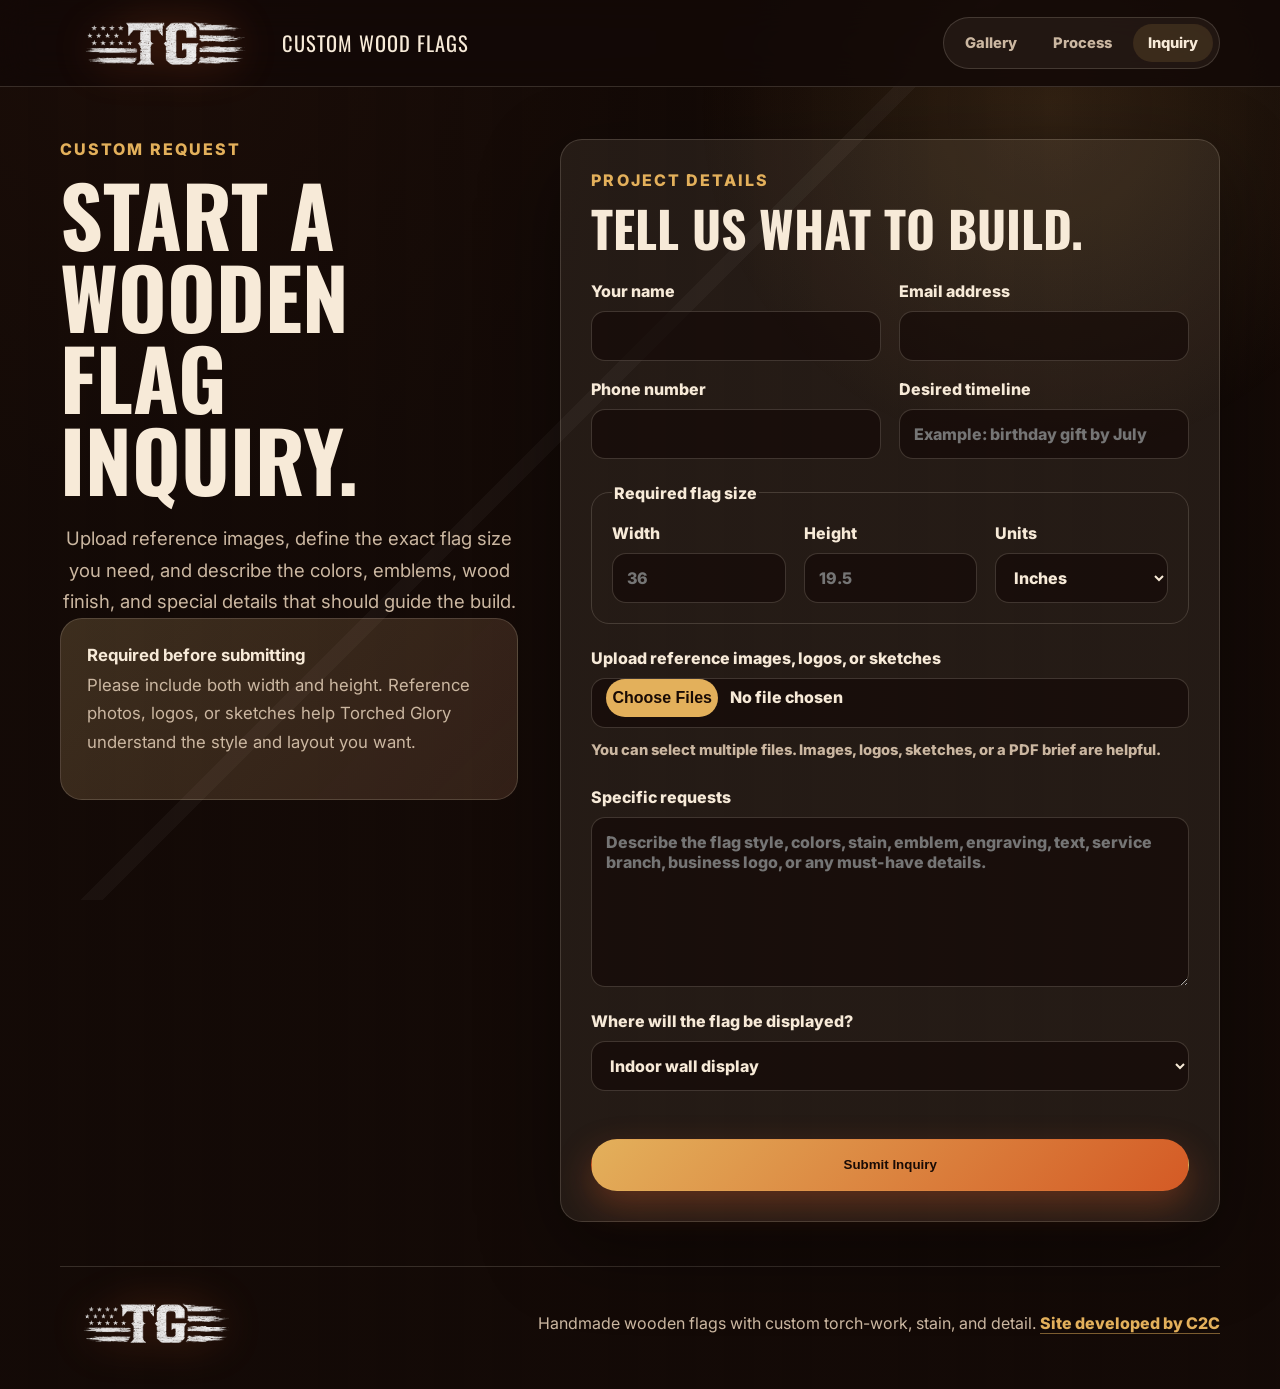
<file: inquiry.html>
<!doctype html>
<html lang="en">
  <head>
    <meta charset="utf-8" />
    <meta name="viewport" content="width=device-width, initial-scale=1" />
    <meta
      name="description"
      content="Submit a Torched Glory custom wooden flag inquiry with required size, reference images, and design details."
    />
    <title>Inquiry | Torched Glory</title>
    <link rel="preconnect" href="https://fonts.googleapis.com" />
    <link rel="preconnect" href="https://fonts.gstatic.com" crossorigin />
    <link
      href="https://fonts.googleapis.com/css2?family=Inter:wght@400;600;700;800&family=Oswald:wght@500;700&display=swap"
      rel="stylesheet"
    />
    <link rel="stylesheet" href="styles.css" />
  </head>
  <body>
    <header class="site-header">
      <nav class="nav" aria-label="Primary navigation">
        <a class="brand" href="index.html" aria-label="Torched Glory home">
          <img src="Images/torched_glory_banner_style_transparent.png" alt="Torched Glory banner mark" />
          <span>Custom Wood Flags</span>
        </a>
        <div class="nav-links">
          <a href="index.html#gallery">Gallery</a>
          <a href="index.html#process">Process</a>
          <a aria-current="page" href="inquiry.html">Inquiry</a>
        </div>
      </nav>
    </header>

    <main>
      <section class="inquiry-layout" aria-labelledby="form-title">
        <div class="inquiry-copy">
          <p class="eyebrow">Custom request</p>
          <h1>Start a wooden flag inquiry.</h1>
          <p class="hero-copy">
            Upload reference images, define the exact flag size you need, and describe the colors, emblems, wood finish, and special details that should guide the build.
          </p>
          <aside class="inquiry-note">
            <strong>Required before submitting</strong>
            <p>
              Please include both width and height. Reference photos, logos, or sketches help Torched Glory understand the style and layout you want.
            </p>
          </aside>
        </div>

        <form class="inquiry-form" id="inquiry-form">
          <div class="form-heading">
            <p class="eyebrow">Project details</p>
            <h2 id="form-title">Tell us what to build.</h2>
          </div>
          <div class="field-grid">
            <label>
              Your name
              <input type="text" name="name" autocomplete="name" required />
            </label>
            <label>
              Email address
              <input type="email" name="email" autocomplete="email" required />
            </label>
            <label>
              Phone number
              <input type="tel" name="phone" autocomplete="tel" />
            </label>
            <label>
              Desired timeline
              <input type="text" name="timeline" placeholder="Example: birthday gift by July" />
            </label>
          </div>

          <fieldset>
            <legend>Required flag size</legend>
            <div class="field-grid three-columns">
              <label>
                Width
                <input type="number" name="width" min="1" step="0.25" placeholder="36" required />
              </label>
              <label>
                Height
                <input type="number" name="height" min="1" step="0.25" placeholder="19.5" required />
              </label>
              <label>
                Units
                <select name="units" required>
                  <option value="inches">Inches</option>
                  <option value="feet">Feet</option>
                  <option value="centimeters">Centimeters</option>
                </select>
              </label>
            </div>
          </fieldset>

          <label>
            Upload reference images, logos, or sketches
            <input type="file" name="reference-images" accept="image/*,.pdf" multiple />
            <span class="field-help">You can select multiple files. Images, logos, sketches, or a PDF brief are helpful.</span>
          </label>

          <label>
            Specific requests
            <textarea
              name="specific-requests"
              rows="7"
              placeholder="Describe the flag style, colors, stain, emblem, engraving, text, service branch, business logo, or any must-have details."
              required
            ></textarea>
          </label>

          <label>
            Where will the flag be displayed?
            <select name="display-location">
              <option value="indoor">Indoor wall display</option>
              <option value="covered-outdoor">Covered outdoor area</option>
              <option value="gift">Gift</option>
              <option value="business">Business or organization</option>
              <option value="other">Other</option>
            </select>
          </label>

          <p id="form-status" class="form-status" aria-live="polite"></p>
          <button class="button button-primary" type="submit">Submit Inquiry</button>
        </form>
      </section>
    </main>

    <footer class="site-footer">
      <div>
        <img src="Images/torched_glory_banner_style_transparent.png" alt="Torched Glory banner logo" />
      </div>
      <p>Handmade wooden flags with custom torch-work, stain, and detail. <a href="https://c2control.com/" target="_blank" rel="noopener">Site developed by C2C</a></p>
    </footer>
    <script>
      const SCRIPT_URL = "https://script.google.com/macros/s/AKfycbxvCDZ7bdN_frUHRjzglpotXXI9fKZ6yzCGRwDMaxgRa12RwKACHff9oCyVaLNHRJKysw/exec";

      const form = document.getElementById("inquiry-form");
      const statusMessage = document.getElementById("form-status");

      if (form) {
        form.addEventListener("submit", async function (event) {
          event.preventDefault();

          const submitButton = form.querySelector('button[type="submit"]');
          const fileInput = form.querySelector('input[name="reference-images"]');

          submitButton.disabled = true;
          submitButton.textContent = "Submitting...";
          statusMessage.textContent = "Submitting your inquiry...";
          statusMessage.className = "form-status";

          try {
            const files = await Promise.all(
              Array.from(fileInput.files).map(fileToBase64)
            );

            const payload = {
              name: form.querySelector('input[name="name"]').value.trim(),
              email: form.querySelector('input[name="email"]').value.trim(),
              phone: form.querySelector('input[name="phone"]').value.trim(),
              timeline: form.querySelector('input[name="timeline"]').value.trim(),
              width: form.querySelector('input[name="width"]').value.trim(),
              height: form.querySelector('input[name="height"]').value.trim(),
              units: form.querySelector('select[name="units"]').value,
              specificRequests: form.querySelector('textarea[name="specific-requests"]').value.trim(),
              displayLocation: form.querySelector('select[name="display-location"]').value,
              files: files
            };

            const response = await fetch(SCRIPT_URL, {
              method: "POST",
              body: JSON.stringify(payload)
            });

            const result = await response.json();

            if (!result.success) {
              throw new Error(result.message || "The form could not be submitted.");
            }

            statusMessage.textContent = "Inquiry submitted successfully. Torched Glory will review your request.";
            statusMessage.className = "form-status success";

            form.reset();
          } catch (error) {
            statusMessage.textContent = "There was a problem submitting the form. Please try again or email orders@torchedglory.com directly.";
            statusMessage.className = "form-status error";
            console.error(error);
          } finally {
            submitButton.disabled = false;
            submitButton.textContent = "Submit Inquiry";
          }
        });
      }

      function fileToBase64(file) {
        return new Promise((resolve, reject) => {
          const reader = new FileReader();

          reader.onload = () => {
            const base64 = reader.result.split(",")[1];

            resolve({
              name: file.name,
              mimeType: file.type || "application/octet-stream",
              base64: base64
            });
          };

          reader.onerror = reject;
          reader.readAsDataURL(file);
        });
      }
    </script>
  </body>
</html>
</file>
<file: styles.css>
:root {
  color-scheme: dark;
  --bg: #120906;
  --bg-soft: #1c100b;
  --wood: #5f341f;
  --wood-light: #a86437;
  --ember: #d45a25;
  --gold: #e3b05b;
  --cream: #f7ead8;
  --muted: #cbb7a1;
  --card: rgba(247, 234, 216, 0.075);
  --border: rgba(247, 234, 216, 0.16);
  --shadow: 0 26px 80px rgba(0, 0, 0, 0.42);
  --anchor-offset: 96px;
}

* {
  box-sizing: border-box;
}

html {
  scroll-behavior: smooth;
  scroll-padding-top: var(--anchor-offset);
}

body {
  margin: 0;
  min-width: 320px;
  background:
    linear-gradient(rgba(18, 9, 6, 0.88), rgba(18, 9, 6, 0.92)),
    repeating-linear-gradient(90deg, rgba(168, 100, 55, 0.12) 0 28px, rgba(95, 52, 31, 0.16) 28px 58px),
    radial-gradient(circle at 12% 0%, rgba(212, 90, 37, 0.34), transparent 32rem),
    var(--bg);
  color: var(--cream);
  font-family: Inter, system-ui, -apple-system, BlinkMacSystemFont, "Segoe UI", sans-serif;
}

body::before {
  position: fixed;
  inset: 0;
  z-index: -1;
  content: "";
  background:
    radial-gradient(circle at 82% 12%, rgba(227, 176, 91, 0.14), transparent 22rem),
    linear-gradient(135deg, transparent 0 45%, rgba(255, 255, 255, 0.035) 45% 46%, transparent 46% 100%);
  pointer-events: none;
}

img {
  display: block;
  max-width: 100%;
}

a {
  color: inherit;
  text-decoration: none;
}

.visually-hidden {
  position: absolute;
  width: 1px;
  height: 1px;
  padding: 0;
  overflow: hidden;
  clip: rect(0, 0, 0, 0);
  white-space: nowrap;
  border: 0;
}

.site-header {
  position: sticky;
  top: 0;
  z-index: 10;
  border-bottom: 1px solid var(--border);
  background: rgba(18, 9, 6, 0.84);
  backdrop-filter: blur(18px);
}

.nav {
  display: flex;
  align-items: center;
  justify-content: space-between;
  width: min(1160px, calc(100% - 32px));
  margin: 0 auto;
  padding: 8px 0;
}

.brand,
.nav-links {
  display: flex;
  align-items: center;
}

.brand {
  gap: 12px;
  justify-content: center;
  font-family: Oswald, Impact, sans-serif;
  font-size: 1.28rem;
  letter-spacing: 0.05em;
  text-transform: uppercase;
}

.brand img {
  width: auto;
  height: 70px;
  max-width: 260px;
  object-fit: contain;
  filter: drop-shadow(0 0 20px rgba(212, 90, 37, 0.45));
}

.nav-links {
  gap: 6px;
  padding: 6px;
  border: 1px solid var(--border);
  border-radius: 999px;
  background: rgba(247, 234, 216, 0.055);
}

.nav-links a {
  padding: 10px 15px;
  border-radius: 999px;
  color: var(--muted);
  font-size: 0.92rem;
  font-weight: 800;
}

.nav-links a:hover,
.nav-links a[aria-current="page"] {
  background: rgba(227, 176, 91, 0.13);
  color: var(--cream);
}

.hero,
.section,
.process-section,
.cta,
.inquiry-hero,
.form-section,
.site-footer {
  width: min(1160px, calc(100% - 32px));
  margin: 0 auto;
}

.hero {
  display: grid;
  grid-template-columns: minmax(0, 0.9fr) minmax(340px, 1.1fr);
  gap: clamp(18px, 3vw, 34px);
  align-items: center;
  min-height: calc(100svh - var(--anchor-offset));
  padding: clamp(12px, 2vh, 20px) 0;
}

.hero-content {
  display: grid;
  justify-items: center;
}

.eyebrow {
  margin: 0 0 14px;
  color: var(--gold);
  font-weight: 800;
  letter-spacing: 0.13em;
  text-transform: uppercase;
}

h1,
h2,
h3,
p {
  margin-top: 0;
}

h1,
h2,
h3 {
  font-family: Oswald, Impact, sans-serif;
  line-height: 0.98;
  text-transform: uppercase;
}

h1 {
  max-width: 780px;
  margin-bottom: 24px;
  font-size: clamp(3.8rem, 10vw, 7.8rem);
}

h2 {
  margin-bottom: 18px;
  font-size: clamp(2.35rem, 5.7vw, 4.4rem);
}

.hero-copy,
.process-section p,
.cta p,
.steps p,
.split-heading > p,
.inquiry-note p,
.field-help {
  color: var(--muted);
  font-size: 1.05rem;
  line-height: 1.7;
}

.hero-copy {
  max-width: 600px;
  margin-bottom: 0;
  font-size: clamp(1rem, 1.5vw, 1.16rem);
  text-align: center;
}

.hero-logo {
  width: min(100%, 37vw, calc(100svh - var(--anchor-offset) - 210px), 520px);
  min-width: 320px;
  margin-top: 0;
  margin-bottom: clamp(14px, 2vh, 22px);
  border: 1px solid rgba(227, 176, 91, 0.36);
  border-radius: 50%;
  object-fit: cover;
  box-shadow:
    0 0 0 12px rgba(247, 234, 216, 0.035),
    0 24px 78px rgba(212, 90, 37, 0.34);
}

.hero-actions {
  display: flex;
  flex-wrap: wrap;
  justify-content: center;
  gap: 16px;
  margin-top: 18px;
}

.hero-feature-actions {
  margin-top: 18px;
}

.button {
  display: inline-flex;
  align-items: center;
  justify-content: center;
  min-height: 52px;
  padding: 0 24px;
  border: 1px solid transparent;
  border-radius: 999px;
  font-weight: 800;
  cursor: pointer;
}

.button-primary {
  background: linear-gradient(135deg, var(--gold), var(--ember));
  color: #190b05;
  box-shadow: 0 14px 34px rgba(212, 90, 37, 0.34);
}

.button-secondary {
  border-color: var(--border);
  background: rgba(255, 255, 255, 0.04);
  color: var(--cream);
}

.hero-feature {
  display: flex;
  flex-direction: column;
  padding: clamp(12px, 1.4vw, 16px);
  border: 1px solid var(--border);
  border-radius: 34px;
  background: linear-gradient(145deg, rgba(247, 234, 216, 0.12), rgba(247, 234, 216, 0.035));
  box-shadow: var(--shadow);
}

.hero-feature-eyebrow {
  margin: 0 0 10px;
  text-align: center;
}

.hero-image-wrap {
  position: relative;
}

.hero-feature img {
  width: 100%;
  height: clamp(330px, calc(100svh - var(--anchor-offset) - 190px), 520px);
  border-radius: 24px;
  object-fit: cover;
}

.hero-badge {
  position: absolute;
  right: auto;
  bottom: 18px;
  left: 50%;
  width: min(92%, 420px);
  max-width: 420px;
  padding: 10px 18px;
  border: 1px solid rgba(247, 234, 216, 0.22);
  border-radius: 20px;
  background: rgba(18, 9, 6, 0.78);
  backdrop-filter: blur(12px);
  text-align: center;
  transform: translateX(-50%);
}

.hero-badge strong,
.inquiry-note strong {
  display: block;
  margin-bottom: 6px;
  color: var(--cream);
  font-size: 1.05rem;
}

.hero-badge span {
  color: var(--muted);
  font-size: 0.92rem;
  line-height: 1.35;
}

.section,
.process-section,
.cta,
.form-section {
  padding: 56px 0;
}

.gallery-section,
.process-section {
  padding-top: 8px;
}

.section-heading {
  max-width: 860px;
  margin-bottom: 32px;
}

.split-heading {
  display: grid;
  grid-template-columns: minmax(0, 1fr) minmax(280px, 0.55fr);
  gap: 28px;
  max-width: none;
  align-items: end;
}

.gallery-showcase {
  display: grid;
  grid-template-columns: minmax(260px, 0.5fr) minmax(0, 1fr);
  gap: clamp(24px, 4vw, 56px);
  align-items: stretch;
}

.gallery-heading {
  display: flex;
  flex-direction: column;
  justify-content: center;
  max-width: 430px;
  margin-bottom: 0;
}

.gallery-heading h2 {
  font-size: clamp(2.4rem, 4.8vw, 4.15rem);
}

.carousel-shell {
  position: relative;
  min-width: 0;
}

.carousel-track {
  display: block;
  overflow: hidden;
  border: 1px solid var(--border);
  border-radius: 30px;
  background: var(--card);
  box-shadow: var(--shadow);
}

.carousel-slide {
  position: relative;
  display: none;
  min-height: 520px;
  margin: 0;
  overflow: hidden;
}

.carousel-slide.is-active {
  display: block;
}

.carousel-slide img {
  width: 100%;
  height: min(58vh, 620px);
  min-height: 520px;
  object-fit: contain;
  background: rgba(7, 3, 2, 0.42);
}


.carousel-button {
  position: absolute;
  top: 50%;
  z-index: 2;
  display: grid;
  width: 48px;
  height: 48px;
  place-items: center;
  border: 1px solid var(--border);
  border-radius: 50%;
  background: rgba(18, 9, 6, 0.82);
  color: var(--cream);
  font-size: 2rem;
  line-height: 1;
  transform: translateY(-50%);
  cursor: pointer;
}

.carousel-button-prev {
  left: -14px;
}

.carousel-button-next {
  right: -14px;
}

.gallery-grid {
  display: grid;
  grid-auto-columns: minmax(130px, 1fr);
  grid-auto-flow: column;
  gap: 14px;
  margin-top: 24px;
  overflow-x: auto;
  padding-bottom: 10px;
  scrollbar-color: var(--gold) rgba(247, 234, 216, 0.08);
}

.gallery-thumbnail {
  padding: 0;
  border: 1px solid var(--border);
  border-radius: 18px;
  background: transparent;
  cursor: pointer;
  overflow: hidden;
}

.gallery-thumbnail.is-active {
  border-color: var(--gold);
  box-shadow: 0 0 0 3px rgba(227, 176, 91, 0.24);
}

.gallery-thumbnail img {
  width: 100%;
  height: 150px;
  object-fit: cover;
}

.carousel-slide img {
  cursor: zoom-in;
}

.gallery-lightbox {
  position: fixed;
  inset: 0;
  z-index: 100;
  display: none;
  align-items: center;
  justify-content: center;
  padding: 72px 88px;
  background: rgba(7, 3, 2, 0.76);
  backdrop-filter: blur(18px);
}

.gallery-lightbox.is-open {
  display: flex;
}

body.lightbox-open {
  overflow: hidden;
}

.lightbox-image {
  max-width: min(100%, 1180px);
  max-height: calc(100vh - 144px);
  border: 1px solid rgba(247, 234, 216, 0.28);
  border-radius: 24px;
  object-fit: contain;
  box-shadow: var(--shadow);
}

.lightbox-close,
.lightbox-arrow {
  position: absolute;
  display: grid;
  place-items: center;
  border: 1px solid rgba(247, 234, 216, 0.28);
  border-radius: 50%;
  background: rgba(18, 9, 6, 0.88);
  color: var(--cream);
  cursor: pointer;
}

.lightbox-close {
  top: 24px;
  right: 24px;
  width: 54px;
  height: 54px;
  font-size: 2rem;
}

.lightbox-arrow {
  top: 50%;
  width: 58px;
  height: 58px;
  font-size: 2.5rem;
  line-height: 1;
  transform: translateY(-50%);
}

.lightbox-prev {
  left: 24px;
}

.lightbox-next {
  right: 24px;
}

.process-section {
  display: grid;
  grid-template-columns: 0.82fr 1.18fr;
  gap: 32px;
  align-items: stretch;
}

.steps {
  display: grid;
  grid-template-rows: repeat(3, minmax(0, 1fr));
  gap: 18px;
  height: 100%;
  margin: 0;
  padding: 0;
  list-style: none;
}

.steps li,
.inquiry-note,
.inquiry-form {
  border: 1px solid var(--border);
  border-radius: 22px;
  background: var(--card);
}

.steps li {
  display: grid;
  grid-template-columns: auto 1fr;
  align-content: center;
  gap: 8px 18px;
  padding: 24px;
}

.steps span {
  grid-row: span 2;
  color: var(--ember);
  font-family: Oswald, Impact, sans-serif;
  font-size: 2.4rem;
}

.steps strong {
  font-size: 1.1rem;
}

.steps p {
  margin-bottom: 0;
}

.cta {
  margin-bottom: 24px;
  padding: 42px;
  border: 1px solid var(--border);
  border-radius: 34px;
  background:
    linear-gradient(135deg, rgba(212, 90, 37, 0.2), rgba(227, 176, 91, 0.08)),
    var(--bg-soft);
  text-align: center;
}

.cta p {
  max-width: 700px;
  margin-right: auto;
  margin-bottom: 28px;
  margin-left: auto;
}

.inquiry-hero {
  display: grid;
  grid-template-columns: minmax(0, 1fr) 360px;
  gap: 42px;
  align-items: end;
  padding: 92px 0 40px;
}

.inquiry-layout {
  display: grid;
  grid-template-columns: minmax(280px, 0.82fr) minmax(420px, 1.18fr);
  gap: 42px;
  align-items: start;
  width: min(1160px, calc(100% - 32px));
  margin: 0 auto;
  padding: 52px 0 44px;
}

.inquiry-copy {
  position: sticky;
  top: 118px;
}

.inquiry-copy h1 {
  font-size: clamp(3rem, 6.5vw, 5.9rem);
}

.form-heading {
  margin-bottom: 4px;
}

.form-heading h2 {
  margin-bottom: 0;
  font-size: clamp(2rem, 4vw, 3.1rem);
}

.inquiry-note {
  padding: 26px;
  background:
    linear-gradient(135deg, rgba(227, 176, 91, 0.12), rgba(212, 90, 37, 0.08)),
    var(--card);
}

.form-section {
  padding-top: 44px;
}

.inquiry-form {
  display: grid;
  gap: 24px;
  padding: 30px;
  box-shadow: var(--shadow);
}

.field-grid {
  display: grid;
  grid-template-columns: repeat(2, 1fr);
  gap: 18px;
}

.three-columns {
  grid-template-columns: repeat(3, 1fr);
}

label,
legend {
  color: var(--cream);
  font-weight: 800;
}

label {
  display: grid;
  gap: 10px;
}

fieldset {
  margin: 0;
  padding: 20px;
  border: 1px solid var(--border);
  border-radius: 18px;
}

input,
select,
textarea {
  width: 100%;
  border: 1px solid rgba(247, 234, 216, 0.18);
  border-radius: 14px;
  background: rgba(18, 9, 6, 0.62);
  color: var(--cream);
  font: inherit;
}

input,
select {
  min-height: 50px;
  padding: 0 14px;
}

textarea {
  padding: 14px;
  resize: vertical;
}

input::file-selector-button {
  min-height: 38px;
  margin-right: 12px;
  border: 0;
  border-radius: 999px;
  background: var(--gold);
  color: #190b05;
  font-weight: 800;
}

.field-help {
  font-size: 0.92rem;
}


.form-status {
  margin: 0;
  font-weight: 700;
  color: var(--muted);
}

.form-status.success {
  color: #6ee7a8;
}

.form-status.error {
  color: #ff7a7a;
}

.inquiry-form button:disabled {
  opacity: 0.65;
  cursor: not-allowed;
}

.site-footer {
  display: flex;
  align-items: center;
  justify-content: space-between;
  gap: 18px;
  padding: 24px 0 34px;
  border-top: 1px solid var(--border);
  color: var(--muted);
}

.site-footer div {
  display: flex;
  align-items: center;
  justify-content: center;
  gap: 12px;
  color: var(--cream);
  font-family: Oswald, Impact, sans-serif;
  font-size: 1.1rem;
  letter-spacing: 0.06em;
  text-transform: uppercase;
}

.site-footer img {
  width: auto;
  height: 64px;
  max-width: 230px;
  object-fit: contain;
  filter: drop-shadow(0 0 20px rgba(212, 90, 37, 0.36));
}

.site-footer p {
  margin-bottom: 0;
}

.site-footer a {
  color: var(--gold);
  font-weight: 800;
  text-decoration: underline;
  text-decoration-color: rgba(227, 176, 91, 0.5);
  text-underline-offset: 0.22em;
}

@media (max-width: 920px) {
  :root {
    --anchor-offset: 148px;
  }

  .nav,
  .hero,
  .process-section,
  .split-heading,
  .inquiry-hero,
  .inquiry-layout,
  .site-footer {
    grid-template-columns: 1fr;
  }

  .nav,
  .site-footer {
    display: grid;
    gap: 16px;
    justify-items: center;
    text-align: center;
  }

  .inquiry-copy {
    position: static;
  }

  .nav-links {
    justify-content: center;
    width: 100%;
    flex-wrap: wrap;
    border-radius: 20px;
  }

  .hero {
    min-height: auto;
    gap: 28px;
    padding: 18px 0 36px;
  }

  .hero-logo {
    width: min(100%, 420px);
    min-width: 0;
  }

  .hero-feature img {
    height: min(62vh, 500px);
  }

  .section,
  .process-section,
  .cta,
  .form-section {
    padding: 42px 0;
  }

  .gallery-section,
  .process-section {
    padding-top: 8px;
  }

  .gallery-showcase {
    grid-template-columns: 1fr;
    gap: 22px;
  }

  .gallery-heading {
    align-items: center;
    max-width: none;
    text-align: center;
  }

  .carousel-slide,
  .carousel-slide img {
    min-height: 360px;
  }

  .carousel-slide img {
    height: min(52vh, 500px);
  }

  .split-heading,
  .process-section {
    text-align: center;
  }

  .process-section {
    align-items: start;
  }

  .steps {
    grid-template-rows: none;
    height: auto;
  }

  .field-grid,
  .three-columns {
    grid-template-columns: 1fr;
  }

  .gallery-thumbnail img {
    height: 150px;
  }

  .cta,
  .inquiry-form {
    padding: 30px 22px;
  }
}

@media (max-width: 560px) {
  :root {
    --anchor-offset: 120px;
  }

  .nav {
    width: min(100% - 24px, 1160px);
    gap: 12px;
    padding: 8px 0;
  }

  .brand {
    gap: 8px;
  }

  .brand span {
    font-size: 0.94rem;
  }

  .nav-links a {
    padding: 8px 10px;
  }

  .hero-feature img,
  .carousel-slide,
  .carousel-slide img {
    min-height: 340px;
    height: 340px;
  }

  .brand img {
    width: auto;
    height: 50px;
    max-width: 145px;
  }

  .hero-logo {
    width: min(100%, 300px);
    min-width: 0;
    margin-bottom: 20px;
  }

  .hero,
  .section,
  .process-section,
  .cta,
  .inquiry-layout,
  .site-footer {
    width: min(100% - 24px, 1160px);
  }

  .hero-copy,
  .process-section p,
  .cta p,
  .steps p,
  .split-heading > p,
  .inquiry-note p,
  .field-help {
    font-size: 1rem;
    line-height: 1.55;
  }

  .hero-actions {
    width: 100%;
    gap: 12px;
  }

  .button {
    min-height: 48px;
    padding: 0 20px;
  }

  .section-heading {
    margin-bottom: 22px;
  }

  .carousel-shell {
    margin-top: 16px;
  }

  .gallery-lightbox {
    padding: 72px 18px;
  }

  .lightbox-arrow {
    width: 46px;
    height: 46px;
    font-size: 2rem;
  }

  .lightbox-prev {
    left: 10px;
  }

  .lightbox-next {
    right: 10px;
  }

  .hero-badge {
    bottom: 14px;
    width: min(calc(100% - 28px), 360px);
    padding: 10px 14px;
  }

  .hero-badge strong {
    font-size: 0.98rem;
  }

  .hero-badge span {
    font-size: 0.88rem;
  }

  .carousel-button {
    width: 42px;
    height: 42px;
  }
}
</file>
